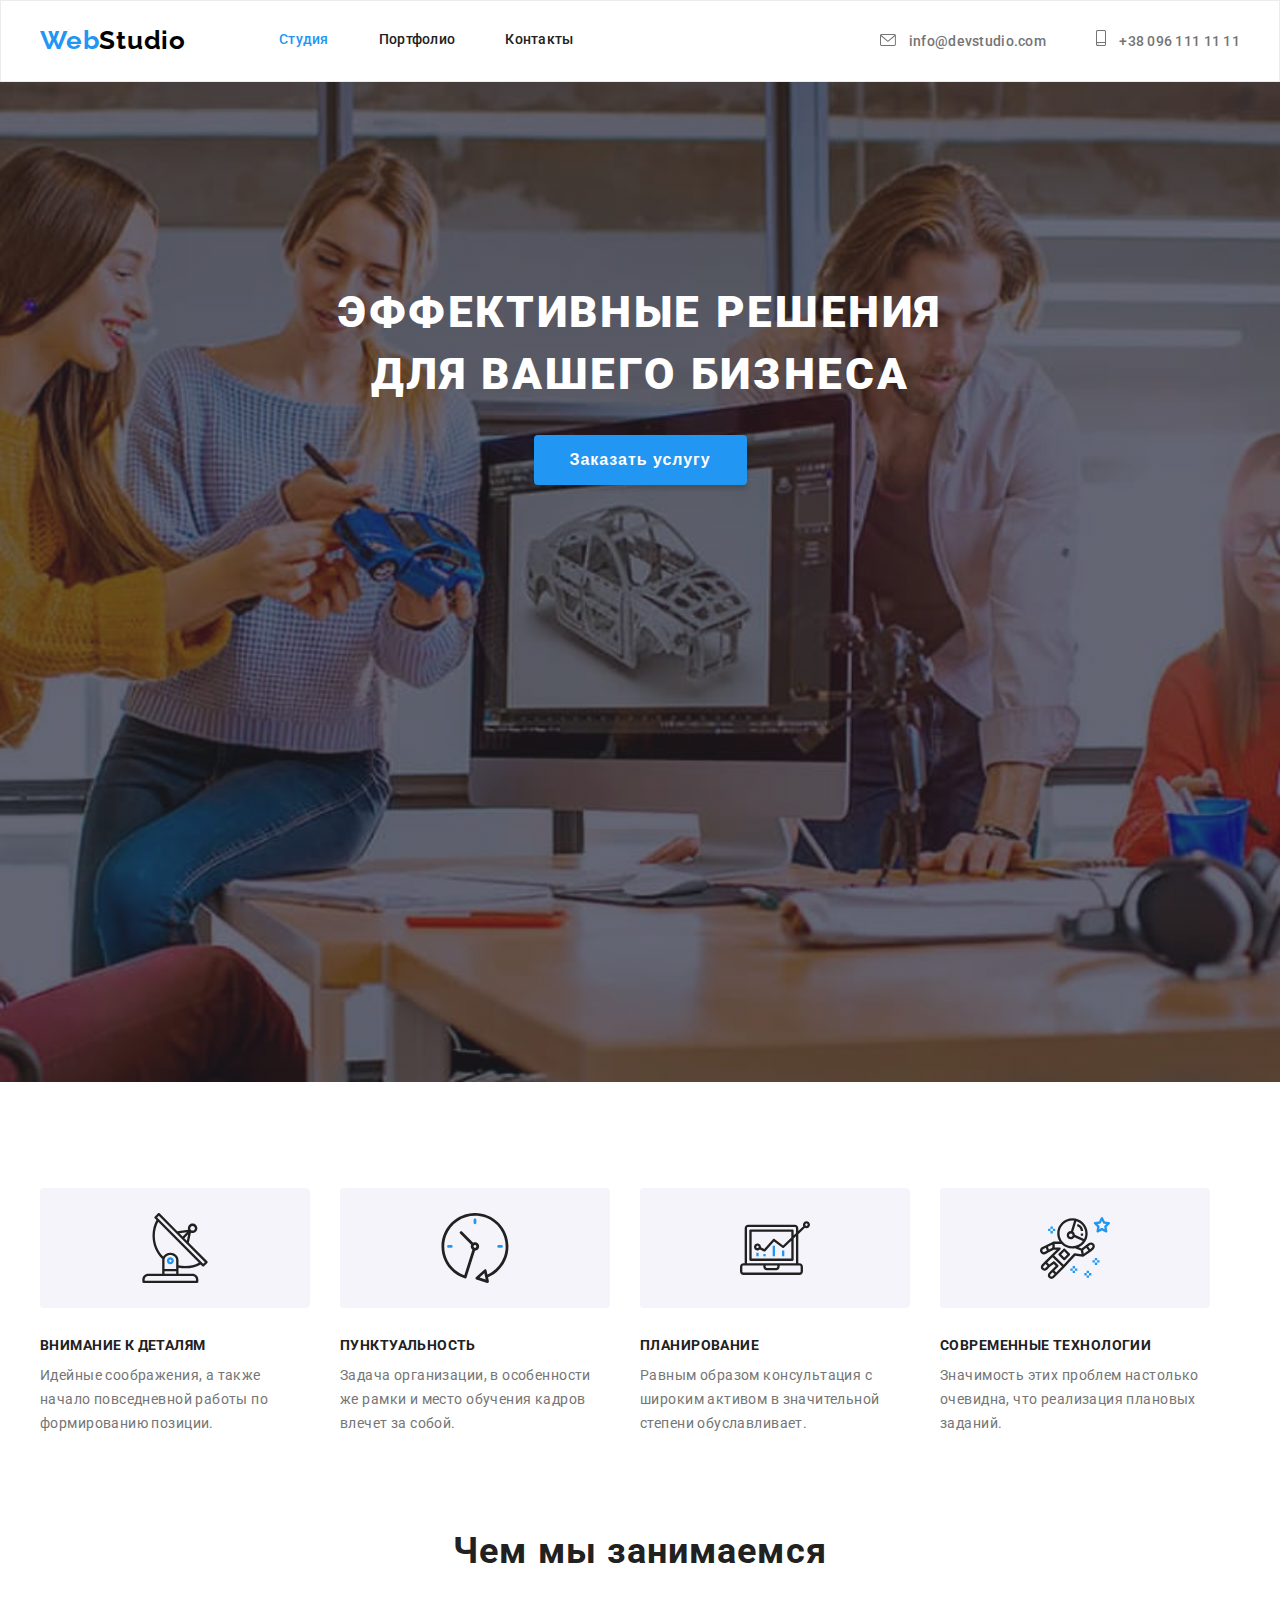
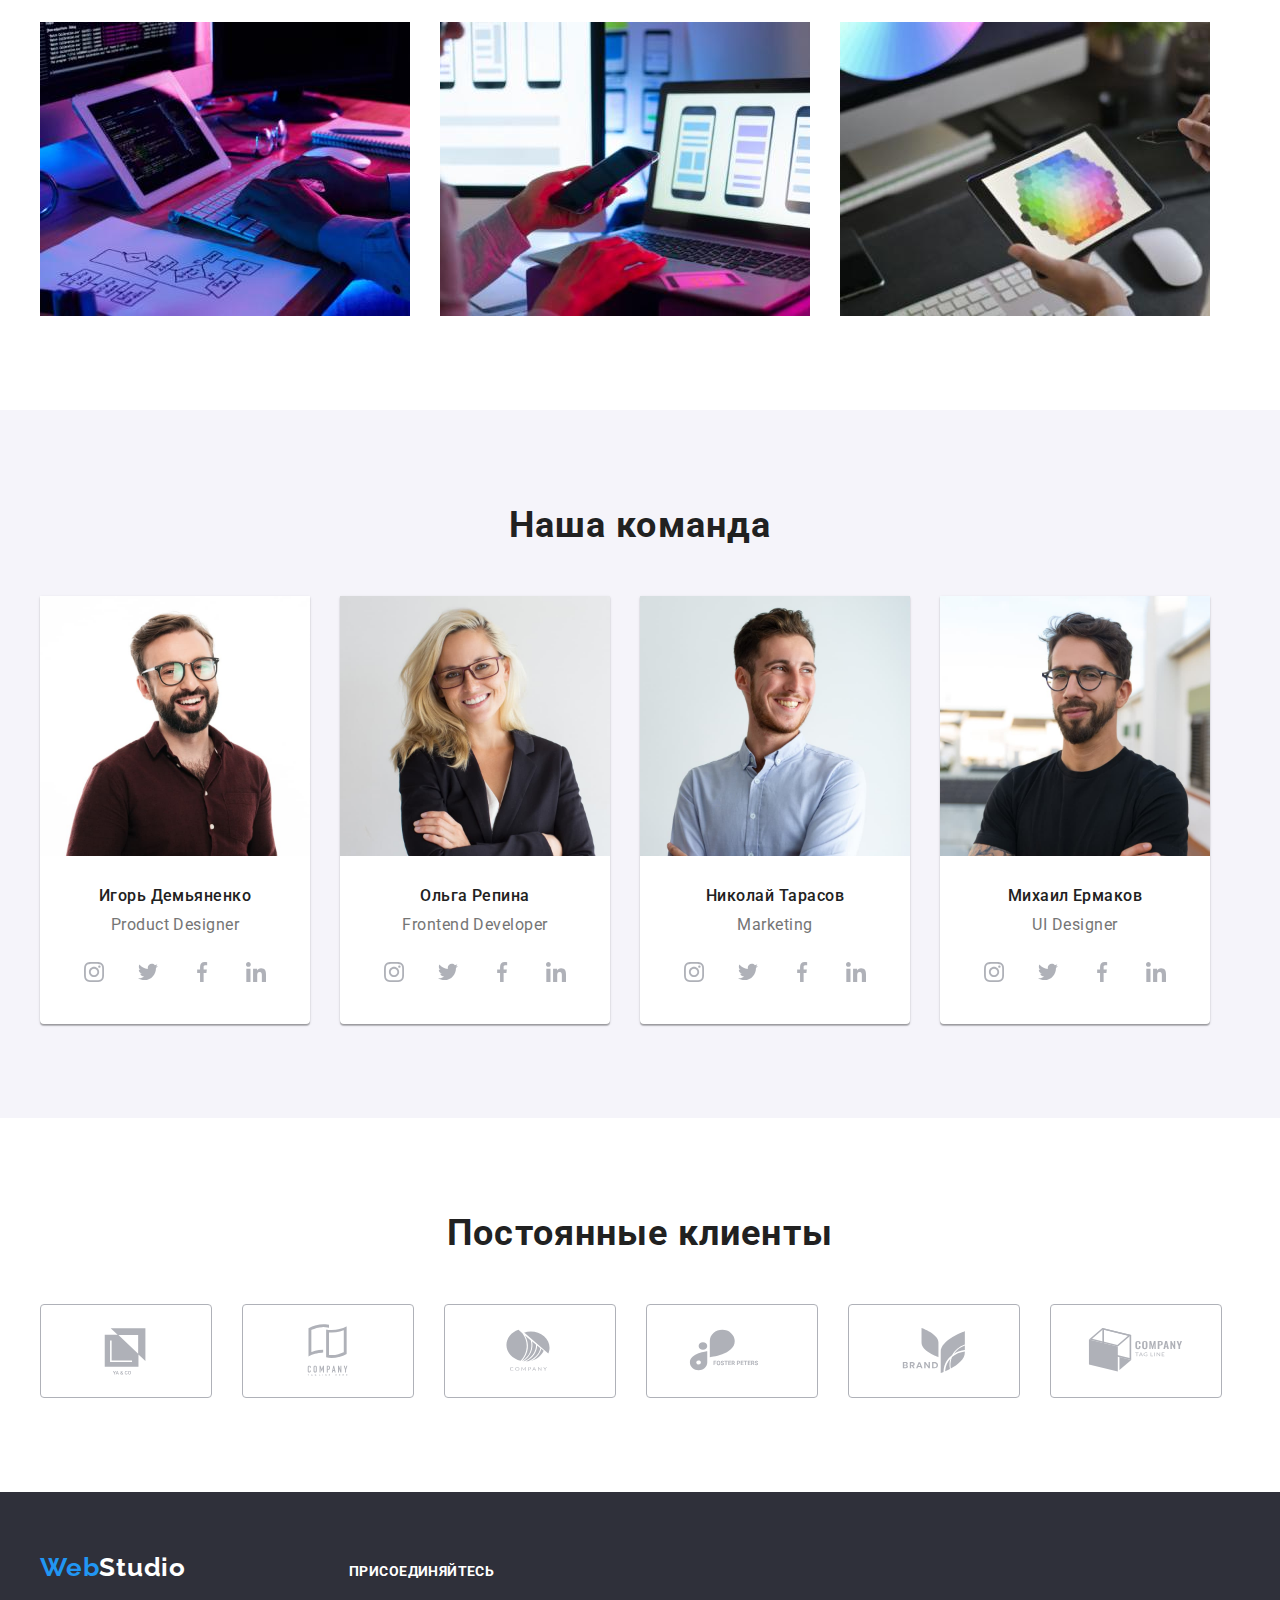
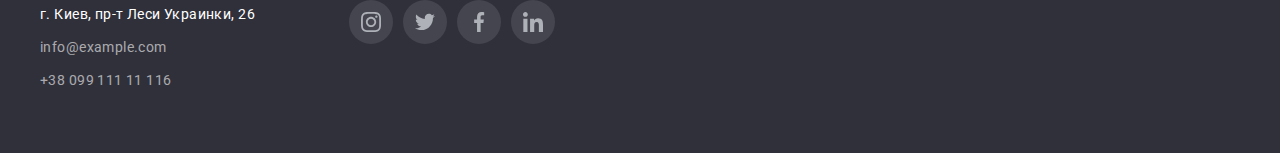
<file: index.html>
<!DOCTYPE html>
<html lang="ru">
<head>
    <meta charset="UTF-8">
    <meta http-equiv="X-UA-Compatible" content="IE=edge">
    <meta name="viewport" content="width=device-width, initial-scale=1.0">
    <title>WebStudio</title>
    <link rel="preconnect" href="https://fonts.googleapis.com">
    <link rel="preconnect" href="https://fonts.gstatic.com" crossorigin>
    <link href="https://fonts.googleapis.com/css2?family=Raleway:wght@700&family=Roboto:wght@400;500;700;900&display=swap"
        rel="stylesheet">
    <link rel="stylesheet" href="https://cdnjs.cloudflare.com/ajax/libs/modern-normalize/1.1.0/modern-normalize.min.css"
        integrity="sha512-wpPYUAdjBVSE4KJnH1VR1HeZfpl1ub8YT/NKx4PuQ5NmX2tKuGu6U/JRp5y+Y8XG2tV+wKQpNHVUX03MfMFn9Q=="
        crossorigin="anonymous" referrerpolicy="no-referrer" />
    <link rel="stylesheet" href="./css/styles.css">
</head>
<body>
    <!--HEADER-->
    <header class="header">
        <div class="container header-container">
            <nav class="header-navigation">
                <a class="logo link" href="./index.html" lang="en"><span class="logo-accent-color">Web</span><span class="logo-header-color">Studio</span></a>
                <ul class="header-list list">
                    <li class="header-item"><a href="./index.html" class="header-link link curent">Студия</a></li>
                    <li class="header-item"><a href="./portfolio.html" class="header-link link">Портфолио</a></li>
                    <li class="header-item"><a href="" class="header-link link">Контакты</a></li>
                </ul>
            </nav>
            <!--HEADER-CONTACTS-->
            <ul class="header-contacts-list list">
                <li class="header-contacts-item">
                    <a class="header-contacts-link link" href="mailto:info@devstudio.com">
                        <svg class="header-icon" width="16" height="12">
                            <use href="./images/icons.svg#icon-envelope"></use>
                        </svg>
                        info@devstudio.com</a>
                </li>
                <li class="header-contacts-item">
                    <a class="header-contacts-link link" href="tel:+380961111111">
                        <svg class="header-icon" width="10" height="16">
                            <use href="./images/icons.svg#icon-smartphone"></use>
                        </svg>
                        +38 096 111 11 11</a>
                </li>
            </ul>
        </div>
    </header>  
    <main>
        <!--HERO-->
        <section class="section hero">
            <div class="overlay">
                <h1 class="hero-title">Эффективные решения для вашего бизнеса</h1>
                <button class="hero-btn btn" type="button">Заказать услугу</button>
            </div>
        </section>
        <!--ADVANTAGES-->
        <section class="section advantages">
            <div class="container">
                <!--Заголовок скрыть-->
                <h2 class="visually-hidden">Наши преимущества</h2>
                <!--Заголовок скрыть-->
                <ul class="advantages-list list">
                    <li class="advantages-item">
                        <div class="advantages-icon-field">
                            <svg class="advantages-icon" width="70" height="70">
                                <use href="./images/icons.svg#icon-antenna"></use>
                            </svg>
                        </div>
                        <h3 class="advantages-item-title">Внимание к деталям</h3>
                        <p class="advantages-item-text">Идейные соображения, а также начало повседневной работы по формированию позиции.</p>
                    </li>
                    <li class="advantages-item">
                        <div class="advantages-icon-field">
                            <svg class="advantages-icon" width="70" height="70">
                                <use href="./images/icons.svg#icon-clock"></use>
                            </svg>
                        </div>
                        <h3 class="advantages-item-title">Пунктуальность</h3>
                        <p class="advantages-item-text">Задача организации, в особенности же рамки и место обучения кадров влечет за собой.</p>
                    </li>
                    <li class="advantages-item">
                        <div class="advantages-icon-field">
                            <svg class="advantages-icon" width="70" height="70">
                                <use href="./images/icons.svg#icon-diagram"></use>
                            </svg>
                        </div>
                        <h3 class="advantages-item-title">Планирование</h3>
                        <p class="advantages-item-text">Равным образом консультация с широким активом в значительной степени обуславливает.</p>
                    </li>
                    <li class="advantages-item">
                        <div class="advantages-icon-field">
                            <svg class="advantages-icon" width="70" height="70">
                                <use href="./images/icons.svg#icon-astronaut"></use>
                            </svg>
                        </div>
                        <h3 class="advantages-item-title">Современные технологии</h3>
                        <p class="advantages-item-text">Значимость этих проблем настолько очевидна, что реализация плановых заданий.</p>
                    </li>
                </ul>
            </div>
        </section>
        <!--DIRECTION-->
        <section class="section direction">
            <div class="container">
                <h2 class="direction-title">Чем мы занимаемся</h2>
                <ul class="direction-list list">
                    <li class="direction-item">
                        <img 
                            src="./images/box1.jpg" 
                            alt="набирает код"
                            width="370"
                            height="294"
                        />
                    </li>
                    <li class="direction-item">
                        <img 
                            src="./images/box2.jpg" 
                            alt="рассматривает сайт для телефона"
                            width="370" 
                            height="294" 
                        />
                    </li>
                    <li class="direction-item">
                        <img 
                            src="./images/box3.jpg" 
                            alt="подбирает цвет из палитры" 
                            width="370" 
                            height="294" 
                        />
                    </li>
                </ul>
            </div>
        </section>
        <!--TEAM-->
        <section class="section team">
            <div class="container">
                <h2 class="team-title">Наша команда</h2>
                <ul class="team-list list">
                    <li class="team-item">
                        <img
                            src="./images/team-card-1.jpg"
                            alt="Игорь Демьяненко"
                            width="270"
                            height="260"
                        />
                        <div class="team-item-content">
                            <h3 class="team-item-title">Игорь Демьяненко</h3>
                            <p class="team-item-text" lang="en">Product Designer</p>
                            <ul class="social-list list">
                                <li class="social-item">
                                    <a 
                                        class="social-link link" 
                                        href=""
                                    >
                                        <svg class="social-icon" width="20" height="20">
                                            <use 
                                                href="./images/icons.svg#icon-instagram"
                                            ></use>
                                        </svg>
                                    </a>
                                </li>
                                <li class="social-item">
                                    <a 
                                        class="social-link link"
                                        href="">
                                        <svg class="social-icon" width="20" height="20">
                                            <use 
                                                href="./images/icons.svg#icon-twitter"
                                            ></use>
                                        </svg>
                                    </a>
                                </li>
                                <li class="social-item">
                                    <a 
                                        class="social-link link"
                                        href="">
                                        <svg class="social-icon" width="20" height="20">
                                            <use 
                                                href="./images/icons.svg#icon-facebook"
                                            ></use>
                                        </svg>
                                    </a>
                                </li>
                                <li class="social-item">
                                    <a 
                                        class="social-link link" 
                                        href="">
                                        <svg class="social-icon" width="20" height="20">
                                            <use 
                                                href="./images/icons.svg#icon-linkedin">
                                            </use>
                                        </svg>
                                    </a>
                                </li>
                            </ul>
                        </div>
                    </li>
                    <li class="team-item">
                        <img 
                            src="./images/team-card-2.jpg" 
                            alt="Ольга Репина" 
                            width="270" 
                            height="260"  
                        />
                        <div class="team-item-content">
                            <h3 class="team-item-title">Ольга Репина</h3>
                            <p class="team-item-text" lang="en">Frontend Developer</p>
                            <ul class="social-list list">
                                <li class="social-item">
                                    <a class="social-link link" href="">
                                        <svg class="social-icon" width="20" height="20">
                                            <use href="./images/icons.svg#icon-instagram"></use>
                                        </svg>
                                    </a>
                                </li>
                                <li class="social-item">
                                    <a class="social-link link" href="">
                                        <svg class="social-icon" width="20" height="20">
                                            <use href="./images/icons.svg#icon-twitter"></use>
                                        </svg>
                                    </a>
                                </li>
                                <li class="social-item">
                                    <a class="social-link link" href="">
                                        <svg class="social-icon" width="20" height="20">
                                            <use href="./images/icons.svg#icon-facebook"></use>
                                        </svg>
                                    </a>
                                </li>
                                <li class="social-item">
                                    <a class="social-link link" href="">
                                        <svg class="social-icon" width="20" height="20">
                                            <use href="./images/icons.svg#icon-linkedin">
                                            </use>
                                        </svg>
                                    </a>
                                </li>
                            </ul>
                        </div>
                    </li>
                    <li class="team-item">
                        <img 
                            src="./images/team-card-3.jpg" 
                            alt="Николай Тарасов" 
                            width="270" 
                            height="260" 
                        />
                        <div class="team-item-content">
                            <h3 class="team-item-title">Николай Тарасов</h3>
                            <p class="team-item-text" lang="en">Marketing</p>
                            <ul class="social-list list">
                                <li class="social-item">
                                    <a class="social-link link" href="">
                                        <svg class="social-icon" width="20" height="20">
                                            <use href="./images/icons.svg#icon-instagram"></use>
                                        </svg>
                                    </a>
                                </li>
                                <li class="social-item">
                                    <a class="social-link link" href="">
                                        <svg class="social-icon" width="20" height="20">
                                            <use href="./images/icons.svg#icon-twitter"></use>
                                        </svg>
                                    </a>    
                                </li>
                                <li class="social-item">
                                    <a class="social-link link" href="">
                                        <svg class="social-icon" width="20" height="20">
                                            <use href="./images/icons.svg#icon-facebook"></use>
                                        </svg>
                                    </a>
                                </li>
                                <li class="social-item">
                                    <a class="social-link link" href="">
                                        <svg class="social-icon" width="20" height="20">
                                            <use href="./images/icons.svg#icon-linkedin">
                                            </use>
                                        </svg>
                                    </a>
                                </li>
                            </ul>
                        </div>
                    </li>
                    <li class="team-item">
                        <img 
                            src="./images/team-card-4.jpg" 
                            alt="Михаил Ермаков" 
                            width="270" 
                            height="260"  
                        />
                        <div class="team-item-content">
                            <h3 class="team-item-title">Михаил Ермаков</h3>
                            <p class="team-item-text" lang="en">UI Designer</p>
                            <ul class="social-list list">
                                <li class="social-item">
                                    <a class="social-link link" href="">
                                        <svg class="social-icon" width="20" height="20">
                                            <use href="./images/icons.svg#icon-instagram"></use>
                                        </svg>
                                    </a>
                                </li>
                                <li class="social-item">
                                    <a class="social-link link" href="">
                                        <svg class="social-icon" width="20" height="20">
                                            <use href="./images/icons.svg#icon-twitter"></use>
                                        </svg>
                                    </a>
                                </li>
                                <li class="social-item">
                                    <a class="social-link link" href="">
                                        <svg class="social-icon" width="20" height="20">
                                            <use href="./images/icons.svg#icon-facebook"></use>
                                        </svg>
                                    </a>
                                </li>
                                <li class="social-item">
                                    <a class="social-link link" href="">
                                        <svg class="social-icon" width="20" height="20">
                                            <use href="./images/icons.svg#icon-linkedin">
                                            </use>
                                        </svg>
                                    </a>
                                </li>
                            </ul>
                        </div>
                    </li>
                </ul>
            </div>
        </section>
        <!--CLIENTS-->
        <section class="section clients">
            <div class="container">
                <h2 class="clients-title">Постоянные клиенты</h2>
                <ul class="clients-list list">
                    <li class="clients-item">
                        <a class="clients-link link" href="">
                            <svg class="clients-icon" width="106" height="60">
                                <use href="./images/icons.svg#icon-Logo-client-1">
                                </use>
                            </svg>
                        </a>
                    </li>
                    <li class="clients-item">
                        <a class="clients-link link" href="">
                            <svg class="clients-icon" width="106" height="60">
                                <use href="./images/icons.svg#icon-Logo-client-2">
                                </use>
                            </svg>
                        </a>
                    </li>
                    <li class="clients-item">
                        <a class="clients-link link" href="">
                            <svg class="clients-icon" width="106" height="60">
                                <use href="./images/icons.svg#icon-Logo-client-3">
                                </use>
                            </svg>
                        </a>
                    </li>
                    <li class="clients-item">
                        <a class="clients-link link" href="">
                            <svg class="clients-icon" width="106" height="60">
                                <use href="./images/icons.svg#icon-Logo-client-4">
                                </use>
                            </svg>
                        </a>
                    </li>
                    <li class="clients-item">
                        <a class="clients-link link" href="">
                            <svg class="clients-icon" width="106" height="60">
                                <use href="./images/icons.svg#icon-Logo-client-5">
                                </use>
                            </svg>
                        </a>
                    </li>
                    <li class="clients-item">
                        <a class="clients-link link" href="">
                            <svg class="clients-icon" width="106" height="60">
                                <use href="./images/icons.svg#icon-Logo-client-6">
                                </use>
                            </svg>
                        </a>
                    </li>
                </ul>
            </div>
        </section>
    </main>  
    <!--FOOTER-->
    <footer class="footer">
        <div class="container footer-container">
            <div class="address-footer">
                <a class="logo footer-logo link" href="./index.html" lang="en" ><span class="logo-accent-color">Web</span><span class="logo-footer-color">Studio</span></a>
                <address class="address">
                    <ul class="footer-contacts-list list">
                        <li class="footer-contacts-item">
                            <p class="address-text">
                                г. Киев, пр-т Леси Украинки, 26
                            </p>
                        </li>
                        <li class="footer-contacts-item">
                            <a class="footer-contacts-link link" href="mailto:info@example.com">info@example.com</a>
                        </li>
                        <li class="footer-contacts-item">
                            <a class="footer-contacts-link link" href="tel:+3809911111116">+38 099 111 11 116</a>
                        </li>
                    </ul>
                </address>
            </div>
            <div class="social-footer">
                <h2 class="social-footer-title">присоединяйтесь</h2>
                <ul class="social-footer-list social-list list">
                    <li class="social-footer-item social-item">
                        <a class="social-footer-link social-link" href="">
                            <svg class="social-icon" width="20" height="20">
                                <use href="./images/icons.svg#icon-instagram"></use>
                            </svg>
                        </a>
                    </li>
                    <li class="social-footer-item social-item">
                        <a class="social-footer-link social-link" href="">
                            <svg class="social-icon" width="20" height="20">
                                <use href="./images/icons.svg#icon-twitter"></use>
                            </svg>
                        </a>
                    </li>
                    <li class="social-footer-item social-item">
                        <a class="social-footer-link social-link" href="">
                            <svg class="social-icon" width="20" height="20">
                                <use href="./images/icons.svg#icon-facebook"></use>
                            </svg>
                        </a>
                    </li>
                    <li class="social-footer-item social-item">
                        <a class="social-footer-link social-link" href="">
                            <svg class="social-icon" width="20" height="20">
                                <use href="./images/icons.svg#icon-linkedin"></use>
                            </svg>
                        </a>
                    </li>
                </ul>
            </div>
        </div>
    </footer>
</body>
</html>
</file>
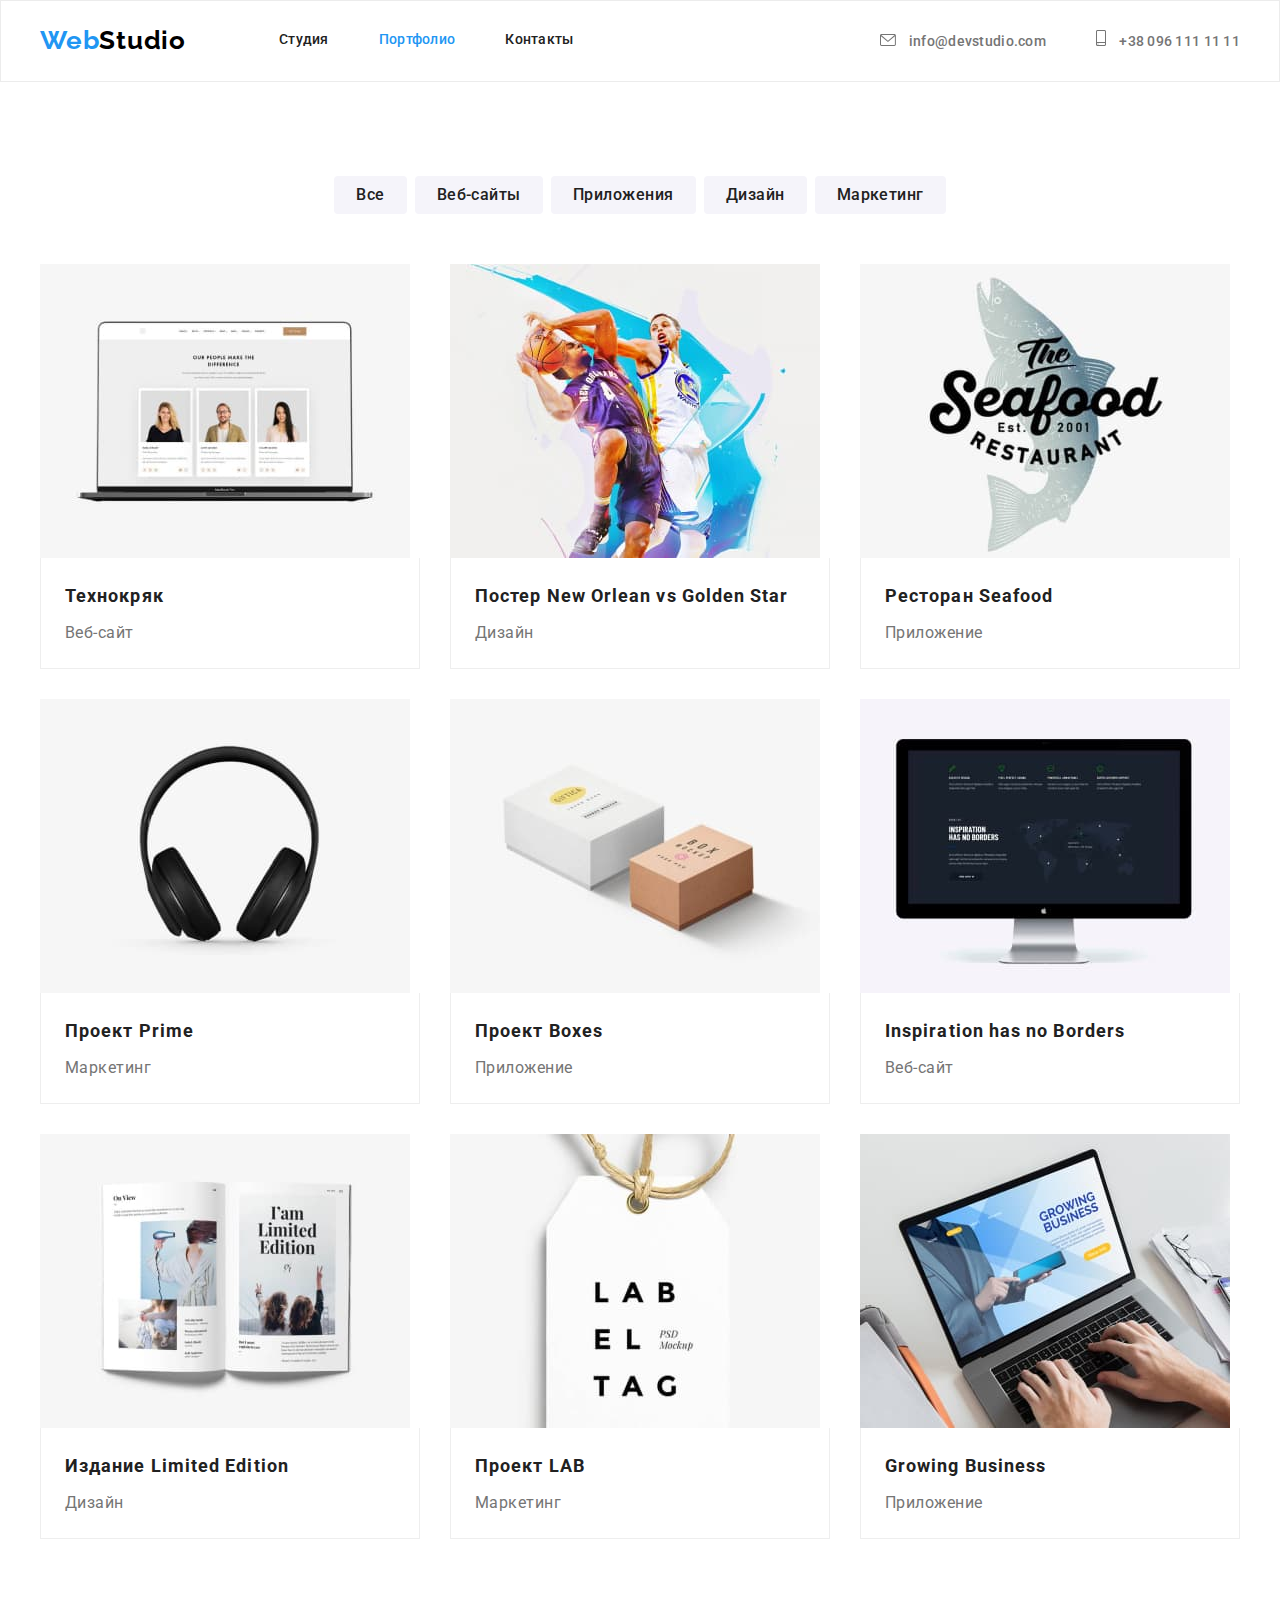
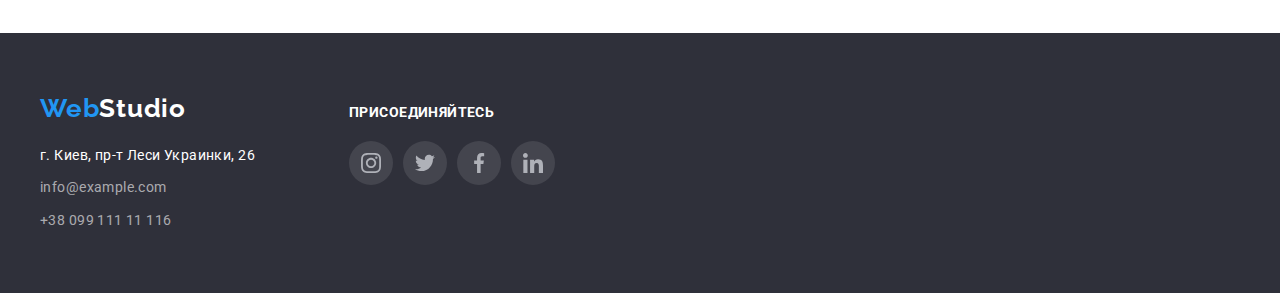
<file: portfolio.html>
<!DOCTYPE html>
<html lang="ru">
<head>
    <meta charset="UTF-8">
    <meta http-equiv="X-UA-Compatible" content="IE=edge">
    <meta name="viewport" content="width=device-width, initial-scale=1.0">
    <title>Портфолио</title>
    <link rel="preconnect" href="https://fonts.googleapis.com">
    <link rel="preconnect" href="https://fonts.gstatic.com" crossorigin>
    <link href="https://fonts.googleapis.com/css2?family=Raleway:wght@700&family=Roboto:wght@400;500;700;900&display=swap"
        rel="stylesheet">
    <link rel="stylesheet" href="https://cdnjs.cloudflare.com/ajax/libs/modern-normalize/1.1.0/modern-normalize.min.css"
        integrity="sha512-wpPYUAdjBVSE4KJnH1VR1HeZfpl1ub8YT/NKx4PuQ5NmX2tKuGu6U/JRp5y+Y8XG2tV+wKQpNHVUX03MfMFn9Q=="
        crossorigin="anonymous" referrerpolicy="no-referrer" />
    <link rel="stylesheet" href="./css/styles.css">
</head>
<body>
    <!---HEADER-->
    <header class="header">
        <div class="container header-container">
            <nav class="header-navigation">
                <a class="logo link" href="./index.html" lang="en"><span class="logo-accent-color">Web</span><span
                        class="logo-header-color">Studio</span></a>
                <ul class="header-list list">
                    <li class="header-item"><a href="./index.html" class="header-link link">Студия</a></li>
                    <li class="header-item"><a href="./portfolio.html" class="header-link link curent">Портфолио</a></li>
                    <li class="header-item"><a href="" class="header-link link">Контакты</a></li>
                </ul>
            </nav>
            <!--HEADER-CONTACTS-->
            <ul class="header-contacts-list list">
                <li class="header-contacts-item">
                    <a class="header-contacts-link link" href="mailto:info@devstudio.com">
                        <svg class="header-icon" width="16" height="12">
                            <use href="./images/icons.svg#icon-envelope"></use>
                        </svg>
                        info@devstudio.com</a>
                </li>
                <li class="header-contacts-item">
                    <a class="header-contacts-link link" href="tel:+380961111111">
                        <svg class="header-icon" width="10" height="16">
                            <use href="./images/icons.svg#icon-smartphone"></use>
                        </svg>
                        +38 096 111 11 11</a>
                </li>
            </ul>
        </div>
    </header>
    <main>
        <section class="section portfolio">
            <div class="container">
                <!--скрыть название секции-->
                <h1 class="visually-hidden">Портфолио</h1>
                <!--FILTER-->
                <ul class="portfolio-filter-list list">
                    <li class="portfolio-filter-item">
                        <button class="portfolio-filter-btn btn" type="button">Все</button>
                    </li>
                    <li class="portfolio-filter-item">
                        <button class="portfolio-filter-btn btn" type="button">Веб-сайты</button>
                    </li>
                    <li class="portfolio-filter-item">
                        <button class="portfolio-filter-btn btn" type="button">Приложения</button>
                    </li>
                    <li class="portfolio-filter-item">
                        <button class="portfolio-filter-btn btn" type="button">Дизайн</button>
                    </li>
                    <li class="portfolio-filter-item">
                        <button class="portfolio-filter-btn btn" type="button">Маркетинг</button>
                    </li>
                </ul>
                <!--PROJECTS-->
                <ul class="portfolio-project-list list">
                    <li class="portfolio-project-item">
                        <img class="project-image"
                            src="./images/project-1.jpg"
                            alt="Проект 1"
                            width="370"
                            height="294"
                        />
                        <div class="portfolio-project-item-content">
                            <h2 class="portfolio-project-title">Технокряк</h2>
                            <p class="portfolio-project-text">Веб-сайт</p>
                        </div>
                    </li>
                    <li class="portfolio-project-item">
                        <img class="project-image"
                            src="./images/project-2.jpg"
                            alt="Проект 2"
                            width="370"
                            height="294"
                        />
                        <div class="portfolio-project-item-content">
                            <h2 class="portfolio-project-title">Постер <span lang="en">New Orlean vs Golden Star</span></h2>
                            <p class="portfolio-project-text">Дизайн</p>
                        </div>
                    </li>
                    <li class="portfolio-project-item">
                        <img class="project-image"
                            src="./images/project-3.jpg"
                            alt="Проект 3"
                            width="370"
                            height="294"
                        />
                        <div class="portfolio-project-item-content">
                            <h2 class="portfolio-project-title">Ресторан <span lang="en">Seafood</span></h2>
                            <p class="portfolio-project-text">Приложение</p>
                        </div>
                    </li>
                    <li class="portfolio-project-item">
                        <img class="project-image"
                            src="./images/project-4.jpg"
                            alt="Проект 4"
                            width="370"
                            height="294"
                        />
                        <div class="portfolio-project-item-content">
                            <h2 class="portfolio-project-title">Проект <span lang="en">Prime</span></h2>
                            <p class="portfolio-project-text">Маркетинг</p>
                        </div>
                    </li>
                    <li class="portfolio-project-item">
                        <img class="project-image"
                            src="./images/project-5.jpg"
                            alt="Проект 5"
                            width="370"
                            height="294"
                        />
                        <div class="portfolio-project-item-content">
                            <h2 class="portfolio-project-title">Проект <span lang="en">Boxes</span></h2>
                            <p class="portfolio-project-text">Приложение</p>
                        </div>
                    </li>
                    <li class="portfolio-project-item">
                        <img class="project-image"
                            src="./images/project-6.jpg"
                            alt="Проект 6"
                            width="370"
                            height="294"
                        />
                        <div class="portfolio-project-item-content">
                            <h2 class="portfolio-project-title" lang="en">Inspiration has no Borders</h2>
                            <p class="portfolio-project-text">Веб-сайт</p>
                        </div>
                    </li>
                    <li class="portfolio-project-item">
                        <img class="project-image"
                            src="./images/project-7.jpg"
                            alt="Проект 7"
                            width="370"
                            height="294"
                        />
                        <div class="portfolio-project-item-content">
                            <h2 class="portfolio-project-title">Издание <span lang="en">Limited Edition</span></h2>
                            <p class="portfolio-project-text">Дизайн</p>
                        </div>
                    </li>
                    <li class="portfolio-project-item">
                        <img class="project-image"
                            src="./images/project-8.jpg"
                            alt="Проект 8"
                            width="370"
                            height="294"
                        />
                        <div class="portfolio-project-item-content">
                            <h2 class="portfolio-project-title">Проект <span lang="en">LAB</span></h2>
                            <p class="portfolio-project-text">Маркетинг</p>
                        </div>
                    </li>
                    <li class="portfolio-project-item">
                        <img class="project-image"
                            src="./images/project-9.jpg"
                            alt="Проект 9"
                            width="370"
                            height="294"
                        />
                        <div class="portfolio-project-item-content">
                            <h2 class="portfolio-project-title" lang="en">Growing Business</h2>
                            <p class="portfolio-project-text">Приложение</p>
                        </div>
                    </li>
                </ul>
            </div>
        </section>
    </main>
    <!--FOOTER-->
    <footer class="footer">
        <div class="container footer-container">
            <div class="address-footer">
                <a class="logo footer-logo link" href="./index.html" lang="en"><span
                        class="logo-accent-color">Web</span><span class="logo-footer-color">Studio</span></a>
                <address class="address">
                    <ul class="footer-contacts-list list">
                        <li class="footer-contacts-item">
                            <p class="address-text">
                                г. Киев, пр-т Леси Украинки, 26
                            </p>
                        </li>
                        <li class="footer-contacts-item">
                            <a class="footer-contacts-link link" href="mailto:info@example.com">info@example.com</a>
                        </li>
                        <li class="footer-contacts-item">
                            <a class="footer-contacts-link link" href="tel:+3809911111116">+38 099 111 11 116</a>
                        </li>
                    </ul>
                </address>
            </div>
            <div class="social-footer">
                <h2 class="social-footer-title">присоединяйтесь</h2>
                <ul class="social-footer-list social-list list">
                    <li class="social-footer-item social-item">
                        <a class="social-footer-link social-link" href="">
                            <svg class="social-icon" width="20" height="20">
                                <use href="./images/icons.svg#icon-instagram"></use>
                            </svg>
                        </a>
                    </li>
                    <li class="social-footer-item social-item">
                        <a class="social-footer-link social-link" href="">
                            <svg class="social-icon" width="20" height="20">
                                <use href="./images/icons.svg#icon-twitter"></use>
                            </svg>
                        </a>
                    </li>
                    <li class="social-footer-item social-item">
                        <a class="social-footer-link social-link" href="">
                            <svg class="social-icon" width="20" height="20">
                                <use href="./images/icons.svg#icon-facebook"></use>
                            </svg>
                        </a>
                    </li>
                    <li class="social-footer-item social-item">
                        <a class="social-footer-link social-link" href="">
                            <svg class="social-icon" width="20" height="20">
                                <use href="./images/icons.svg#icon-linkedin"></use>
                            </svg>
                        </a>
                    </li>
                </ul>
            </div>
        </div>
    </footer>
</body>
</html>
</file>
<file: css/styles.css>
:root {
  --accent-color: #2196f3;
  --first-logo-color: #000000;
  --second-logo-color: #ffffff;
  --first-text-color: #ffffff;
  --second-text-color: #212121;
  --third-text-color: #757575;
  --first-link-icon-color: #afb1b8;
  --second-link-icon-color: #ffffff;
  --second-background-color: #f5f4fa;
}

p,
h1,
h2,
h3,
h4,
h5,
h6 {
  margin: 0;
}

ul {
  list-style-type: none;
  margin: 0;
  padding: 0;
}

body {
  font-family: 'Roboto', sans-serif;
  color: var(--second-text-color);
  margin: 0;
}

button {
  border-width: 0;
}

img {
  display: block;
  max-width: 100%;
  height: auto;
}

.container {
  width: 1200px;
  padding-left: 15px;
  padding-right: 15px;
  margin: 0 auto;
}

.section {
  padding: 94px 0;
}

.list {
  list-style: none;
}

.link {
  text-decoration: none;
}

.btn {
  cursor: pointer;
}

/* ---------------------------LOGO------------------------- */

.logo {
  font-family: Raleway;
  font-weight: 700;
  font-size: 26px;
  line-height: 1.19;
  letter-spacing: 0.03em;
  margin-right: 93px;
}

.logo-accent-color {
  color: var(--accent-color);
}

.logo-header-color {
  color: var(--first-logo-color);
}

.logo-footer-color {
  color: var(--second-logo-color);
}

/* ---------------------------HEADER------------------------- */

.header {
  border: 1px solid #ececec;
  padding-top: 24px;
  padding-bottom: 25px;
}

.header-list {
  display: flex;
}

.header-item:not(:last-child) {
  margin-right: 50px;
}

.header-navigation {
  display: flex;
  align-items: center;
}

.header-container {
  display: flex;
  align-items: center;
}

.header-link {
  display: block;
  font-weight: 500;
  font-size: 14px;
  line-height: 1.14;
  letter-spacing: 0.02em;
  color: var(--second-text-color);
}

.header-link:hover,
.header-link:focus {
  color: var(--accent-color);
}

.header-navigation .header-link.curent {
  color: var(--accent-color);
}

/* ---------------------------HEADER-CONTACTS------------------------- */

.header-contacts-list {
  display: flex;
  align-items: center;
  margin-left: auto;
}

.header-contacts-item:not(:last-child) {
  margin-right: 50px;
}

.header-contacts-link {
  font-weight: 500;
  font-size: 14px;
  line-height: 1.14;
  letter-spacing: 0.02em;
  color: var(--third-text-color);
}

.header-contacts-link:hover,
.header-contacts-link:focus {
  color: var(--accent-color);
}

.header-icon {
  fill: currentColor;
  margin-right: 10px;
}

/* ---------------------------HERO------------------------- */

.hero {
  background-color: #2f303a;
  text-align: center;
  padding: 0;
}

.overlay {
  max-width: 1600px;
  height: 600px;
  margin: 0 auto;
  padding: 200px 0;
  background-image: linear-gradient(rgba(47, 48, 58, 0.4), rgba(47, 48, 58, 0.4)),
    url(../images/hero-bg.jpg);
  background-repeat: no-repeat;
  background-position: center;
  background-size: cover;
}

.hero-title {
  width: 696px;
  font-weight: 900;
  font-size: 44px;
  line-height: 1.4;
  text-align: center;
  letter-spacing: 0.06em;
  text-transform: uppercase;
  color: var(--first-text-color);
  margin-left: auto;
  margin-right: auto;
  margin-bottom: 30px;
}

.hero-btn {
  padding: 10px 36px;
  background-color: var(--accent-color);
  box-shadow: 0px 4px 4px rgba(0, 0, 0, 0.15);
  border-radius: 4px;
  font-weight: 700;
  font-size: 16px;
  line-height: 1.87;
  letter-spacing: 0.06em;
  color: var(--first-text-color);
}

.hero-btn:hover,
.hero-btn:focus {
  background-color: #188ce8;
}

/* ---------------------------ADVANTAGES------------------------- */

.visually-hidden {
  position: absolute;
  white-space: nowrap;
  width: 1px;
  height: 1px;
  overflow: hidden;
  border: 0;
  padding: 0;
  clip: rect(0 0 0 0);
  clip-path: inset(50%);
  margin: -1px;
}

.advantages {
  padding-top: 106px;
  padding-bottom: 0;
}

.advantages-list {
  display: flex;
}

.advantages-item {
  width: 270px;
  display: inline-block;
}

.advantages-item:not(:last-child) {
  margin-right: 30px;
}

.advantages-icon-field {
  display: flex;
  width: 270px;
  height: 120px;
  background-color: var(--second-background-color);
  align-items: center;
  justify-content: center;
  margin-bottom: 30px;
  border-radius: 4px;
}

.advantages-icon {
}

.advantages-item-title {
  font-weight: 700;
  font-size: 14px;
  line-height: 1.14;
  letter-spacing: 0.03em;
  text-transform: uppercase;
  margin-bottom: 10px;
}

.advantages-item-text {
  font-size: 14px;
  line-height: 1.71;
  letter-spacing: 0.03em;
  color: var(--third-text-color);
}

/* ---------------------------DIRECTION------------------------- */

.direction-title {
  margin-bottom: 50px;
  font-weight: 700;
  font-size: 36px;
  line-height: 1.17;
  text-align: center;
  letter-spacing: 0.03em;
  color: var(--second-text-color);
}

.direction-list {
  display: flex;
}

.direction-item:not(:last-child) {
  margin-right: 30px;
}

/* ---------------------------TEAM------------------------- */

.team {
  background-color: var(--second-background-color);
}

.team-title {
  margin-bottom: 50px;
  font-weight: 700;
  font-size: 36px;
  line-height: 1.17;
  text-align: center;
  letter-spacing: 0.03em;
  color: var(--second-text-color);
}

.team-list {
  display: flex;
}

.team-item {
  background: var(--first-text-color);
  box-shadow: 0px 1px 3px rgba(0, 0, 0, 0.12), 0px 1px 1px rgba(0, 0, 0, 0.14),
    0px 2px 1px rgba(0, 0, 0, 0.2);
  border-radius: 0px 0px 4px 4px;
}

.team-item:not(:last-child) {
  margin-right: 30px;
}

.team-item-content {
  text-align: center;
  padding: 30px;
}

.team-item-title {
  font-weight: 500;
  font-size: 16px;
  line-height: 1.19;
  text-align: center;
  letter-spacing: 0.03em;
  color: var(--second-text-color);
  margin-bottom: 10px;
}

.team-item-text {
  font-size: 16px;
  line-height: 1.19;
  text-align: center;
  letter-spacing: 0.03em;
  color: var(--third-text-color);
  margin-bottom: 16px;
}

.social-list {
  display: flex;
  justify-content: center;
}

.social-item {
  width: 44px;
  height: 44px;
}

.social-item + .social-item {
  margin-left: 10px;
}

.social-link {
  width: 100%;
  height: 100%;
  border-radius: 50%;
  display: flex;
  align-items: center;
  justify-content: center;
  background-color: var(--first-text-color);
}

.social-icon {
  fill: var(--first-link-icon-color);
}

.social-link:hover,
.social-link:focus {
  background-color: var(--accent-color);
}

.social-link:hover .social-icon,
.social-link:focus .social-icon {
  fill: var(--second-link-icon-color);
}

/* ---------------------------CLIENTS------------------------- */

.clients-title {
  margin-bottom: 50px;
  font-weight: 700;
  font-size: 36px;
  line-height: 1.17;
  text-align: center;
  letter-spacing: 0.03em;
  color: var(--second-text-color);
}

.clients-list {
  display: flex;
}

.clients-item + .clients-item {
  margin-left: 30px;
}

.clients-link {
  display: flex;
  justify-content: center;
  align-items: center;
  width: 170px;
  height: 92px;
  border: 1px solid #afb1b8;
  border-radius: 4px;
  fill: #afb1b8;
}

.clients-link:hover,
.clients-link:focus {
  border-color: var(--accent-color);
  fill: var(--accent-color);
}

/* ---------------------------FOOTER------------------------- */

.footer {
  padding: 60px 0;
  background-color: #2f303a;
}

.footer-container {
  display: flex;
}

.address-footer {
  margin-right: 70px;
}

.footer-logo {
  display: block;
  margin-bottom: 20px;
}

.address {
  font-style: normal;
}

.address-text .footer-contacts-item {
  margin-bottom: 9px;
}

.address-text {
  font-size: 14px;
  line-height: 1.71;
  letter-spacing: 0.03em;
  color: var(--first-text-color);
  margin-bottom: 9px;
}

.footer-contacts-item {
  margin-bottom: 9px;
}
.footer-contacts-item:last-child {
  margin-bottom: 0;
}

.footer-contacts-link {
  font-size: 14px;
  line-height: 1.71;
  letter-spacing: 0.03em;
  color: rgba(255, 255, 255, 0.6);
}

.footer-contacts-link:hover,
.footer-contacts-link:focus {
  color: var(--accent-color);
}

.social-footer {
  display: block;
  margin-top: 12px;
}

.social-footer-title {
  font-weight: bold;
  font-size: 14px;
  line-height: 1.14;
  letter-spacing: 0.03em;
  text-transform: uppercase;
  color: var(--first-text-color);
  margin-bottom: 20px;
}

.social-footer-list {
  padding: 0;
}

.social-footer-item + .social-footer-item {
  margin-left: 10px;
}

.social-footer-link {
  background-color: rgba(255, 255, 255, 0.1);
}

/* ---------------------------PORTFOLIO-PAGE------------------------- */

/* ---------------------------PORTFOLIO-FILTER------------------------- */

.portfolio-filter-list {
  display: flex;
  justify-content: center;
  margin-bottom: 50px;
}

.portfolio-filter-item:not(:last-child) {
  margin-right: 8px;
}

.portfolio-filter-btn {
  padding: 6px 22px;
  background: #f5f4fa;
  border: none;
  border-radius: 4px;
  font-family: Roboto;
  font-weight: 500;
  font-size: 16px;
  line-height: 1.62;
  text-align: center;
  letter-spacing: 0.03em;
  color: var(--second-text-color);
}

.portfolio-filter-btn:hover,
.portfolio-filter-btn:focus {
  background-color: var(--accent-color);
  color: var(--first-text-color);
  box-shadow: 0px 3px 1px rgba(0, 0, 0, 0.1), 0px 1px 2px rgba(0, 0, 0, 0.08),
    0px 2px 2px rgba(0, 0, 0, 0.12);
}

/* ---------------------------PORTFOLIO-PROJECTS------------------------- */

.portfolio-project-list {
  display: flex;
  flex-wrap: wrap;
  margin-right: -30px;
  margin-bottom: -30px;
}

.portfolio-project-item {
  flex-basis: calc((100% - 3 * 30px) / 3);
  margin-right: 30px;
  margin-bottom: 30px;
  background: #ffffff;
}

.portfolio-project-item:hover {
  box-shadow: 0px 1px 1px rgba(0, 0, 0, 0.12), 0px 4px 4px rgba(0, 0, 0, 0.06),
    1px 4px 6px rgba(0, 0, 0, 0.16);
  cursor: pointer;
}

.portfolio-project-item-content {
  padding: 20px 24px;
  border-left: 1px solid #eeeeee;
  border-right: 1px solid #eeeeee;
  border-bottom: 1px solid #eeeeee;
}

.project-image {
  display: block;
}

.portfolio-project-title {
  font-weight: 700;
  font-size: 18px;
  line-height: 2;
  letter-spacing: 0.06em;
  color: var(--second-text-color);
  margin-bottom: 4px;
}

.portfolio-project-text {
  font-size: 16px;
  line-height: 1.87;
  letter-spacing: 0.03em;
  color: var(--third-text-color);
}
</file>
